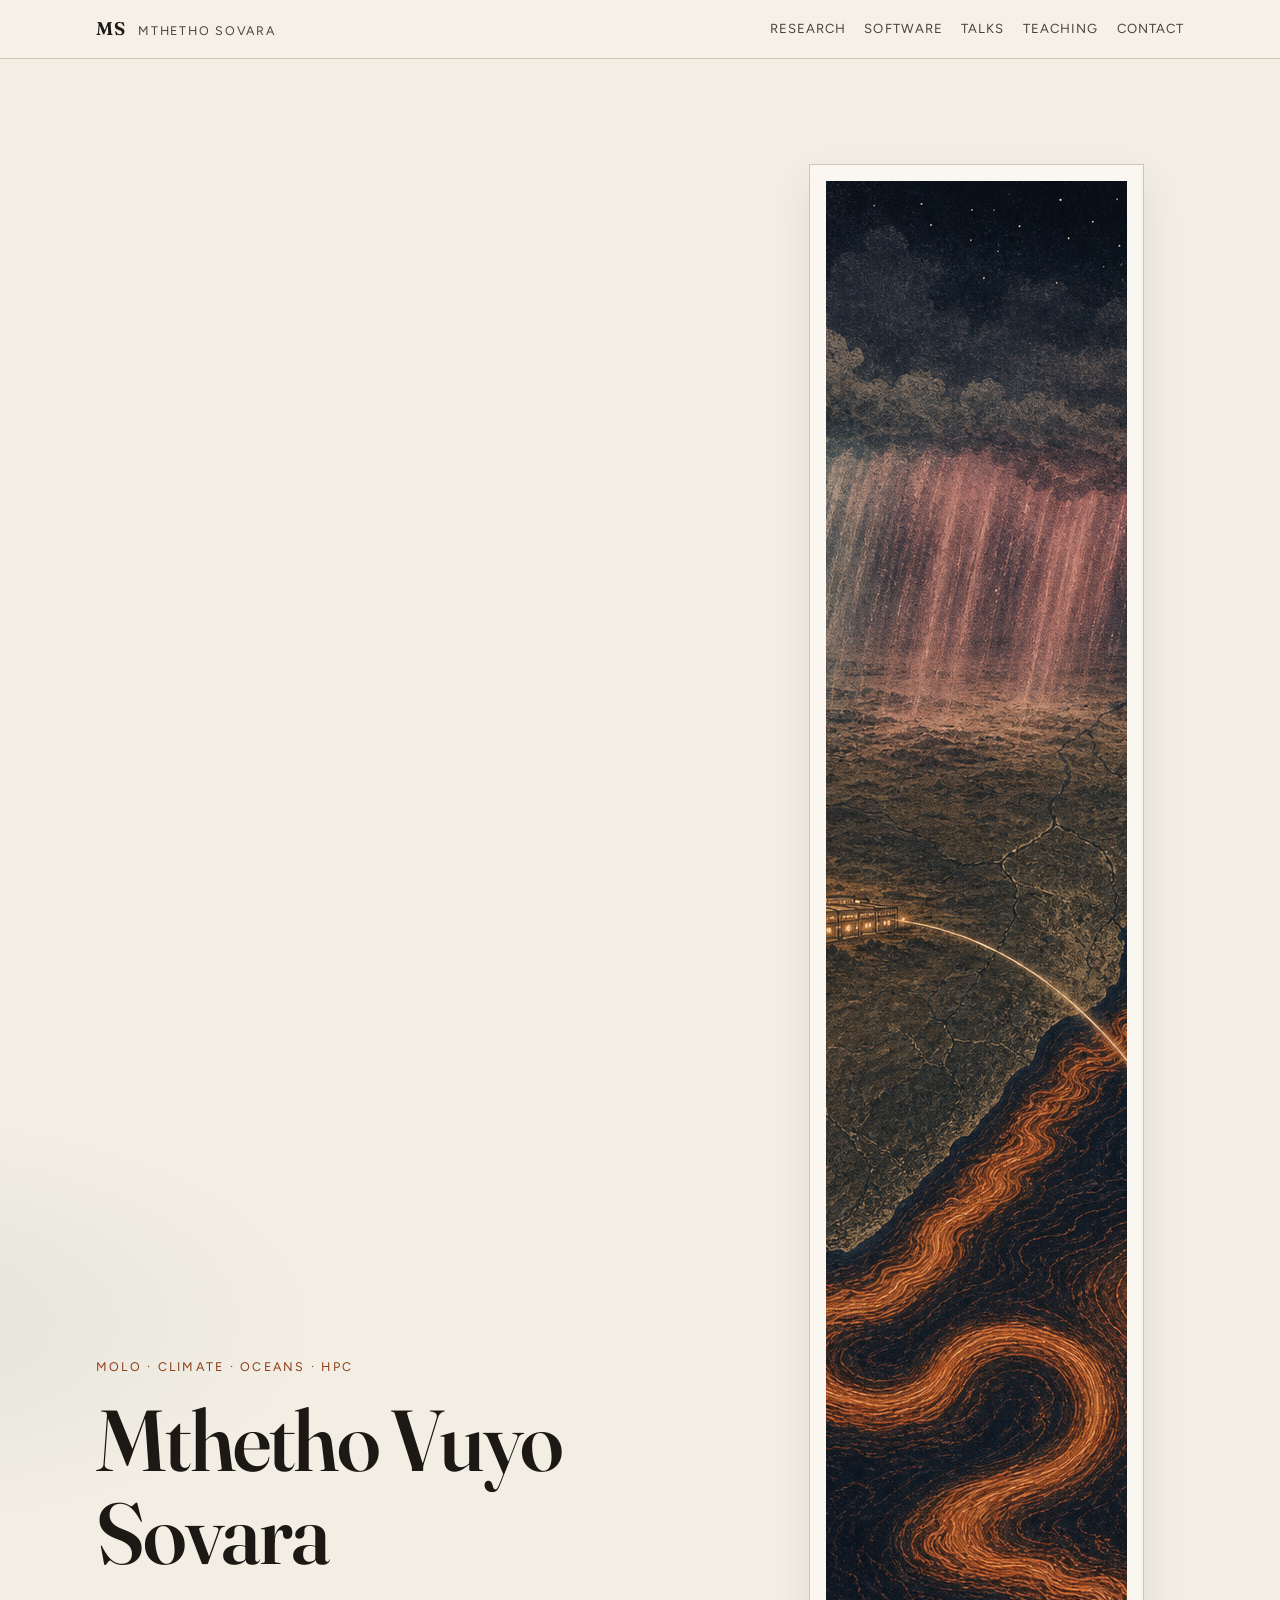
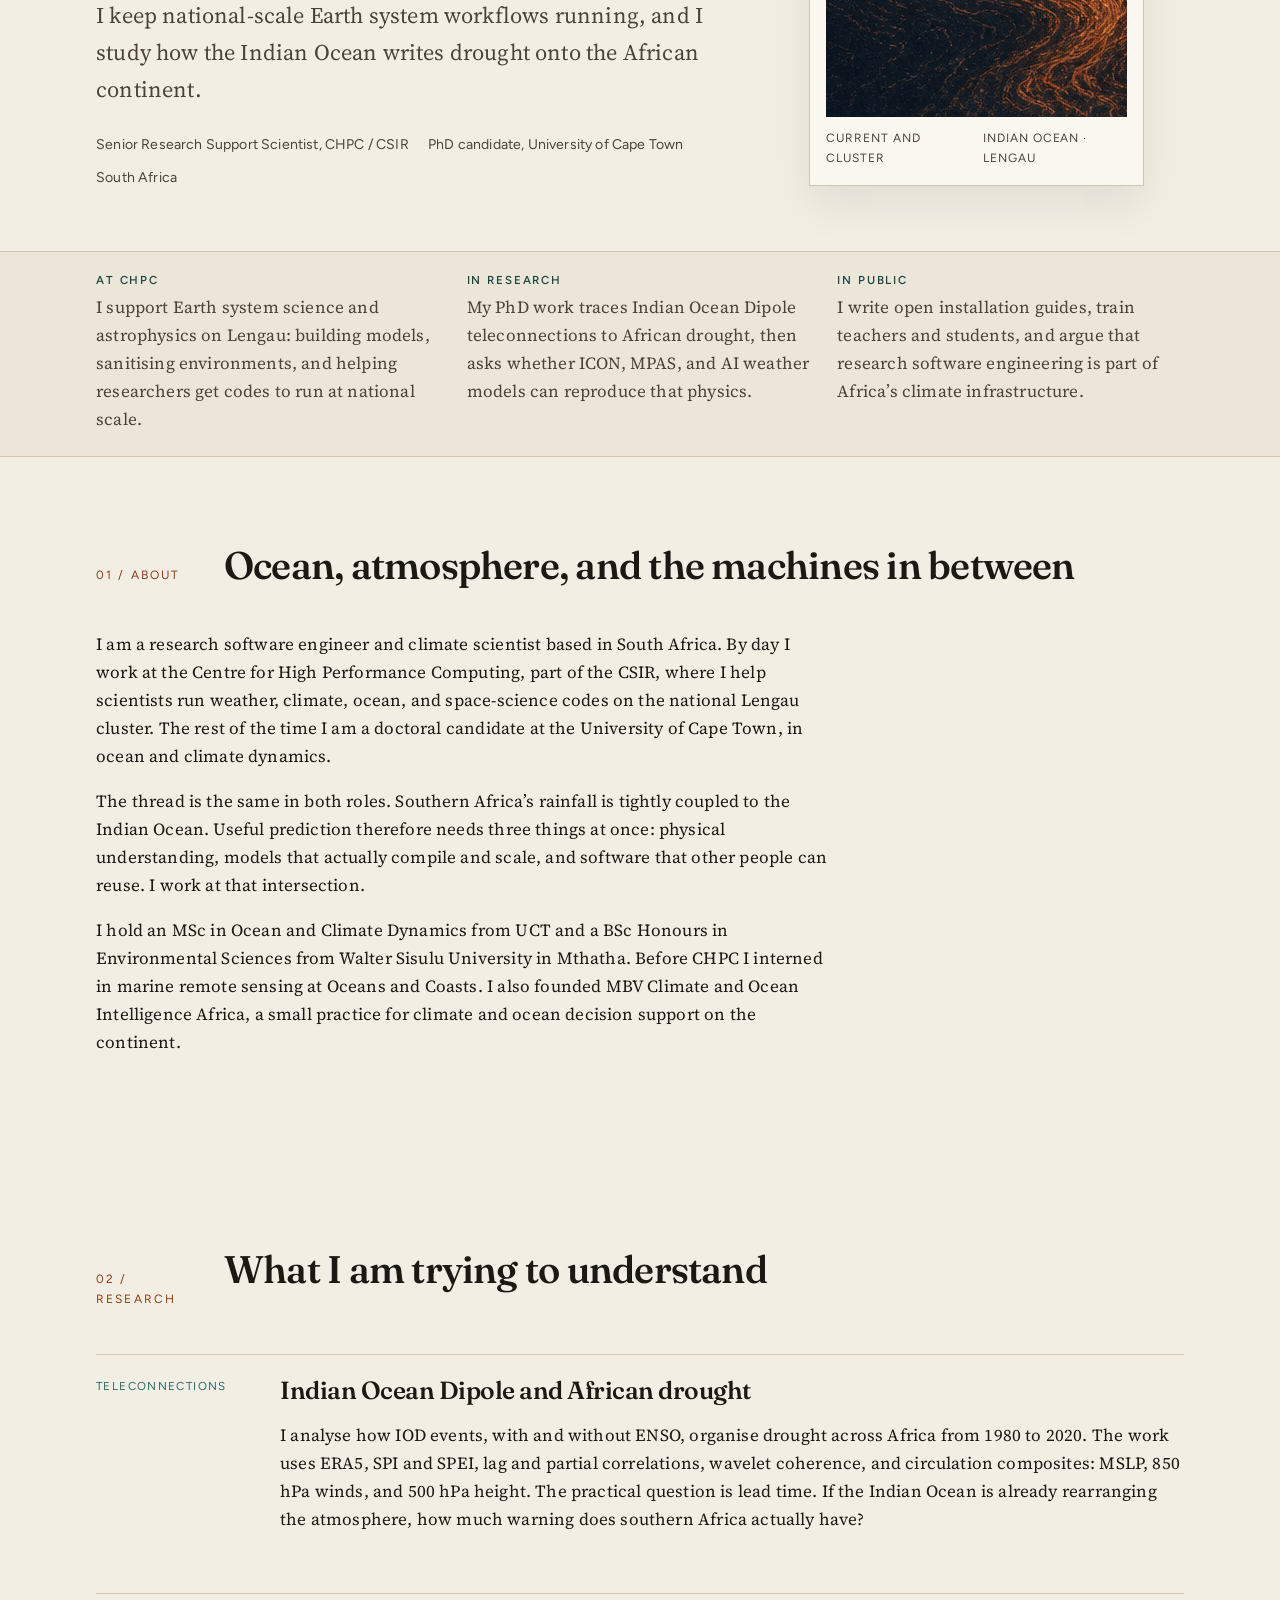
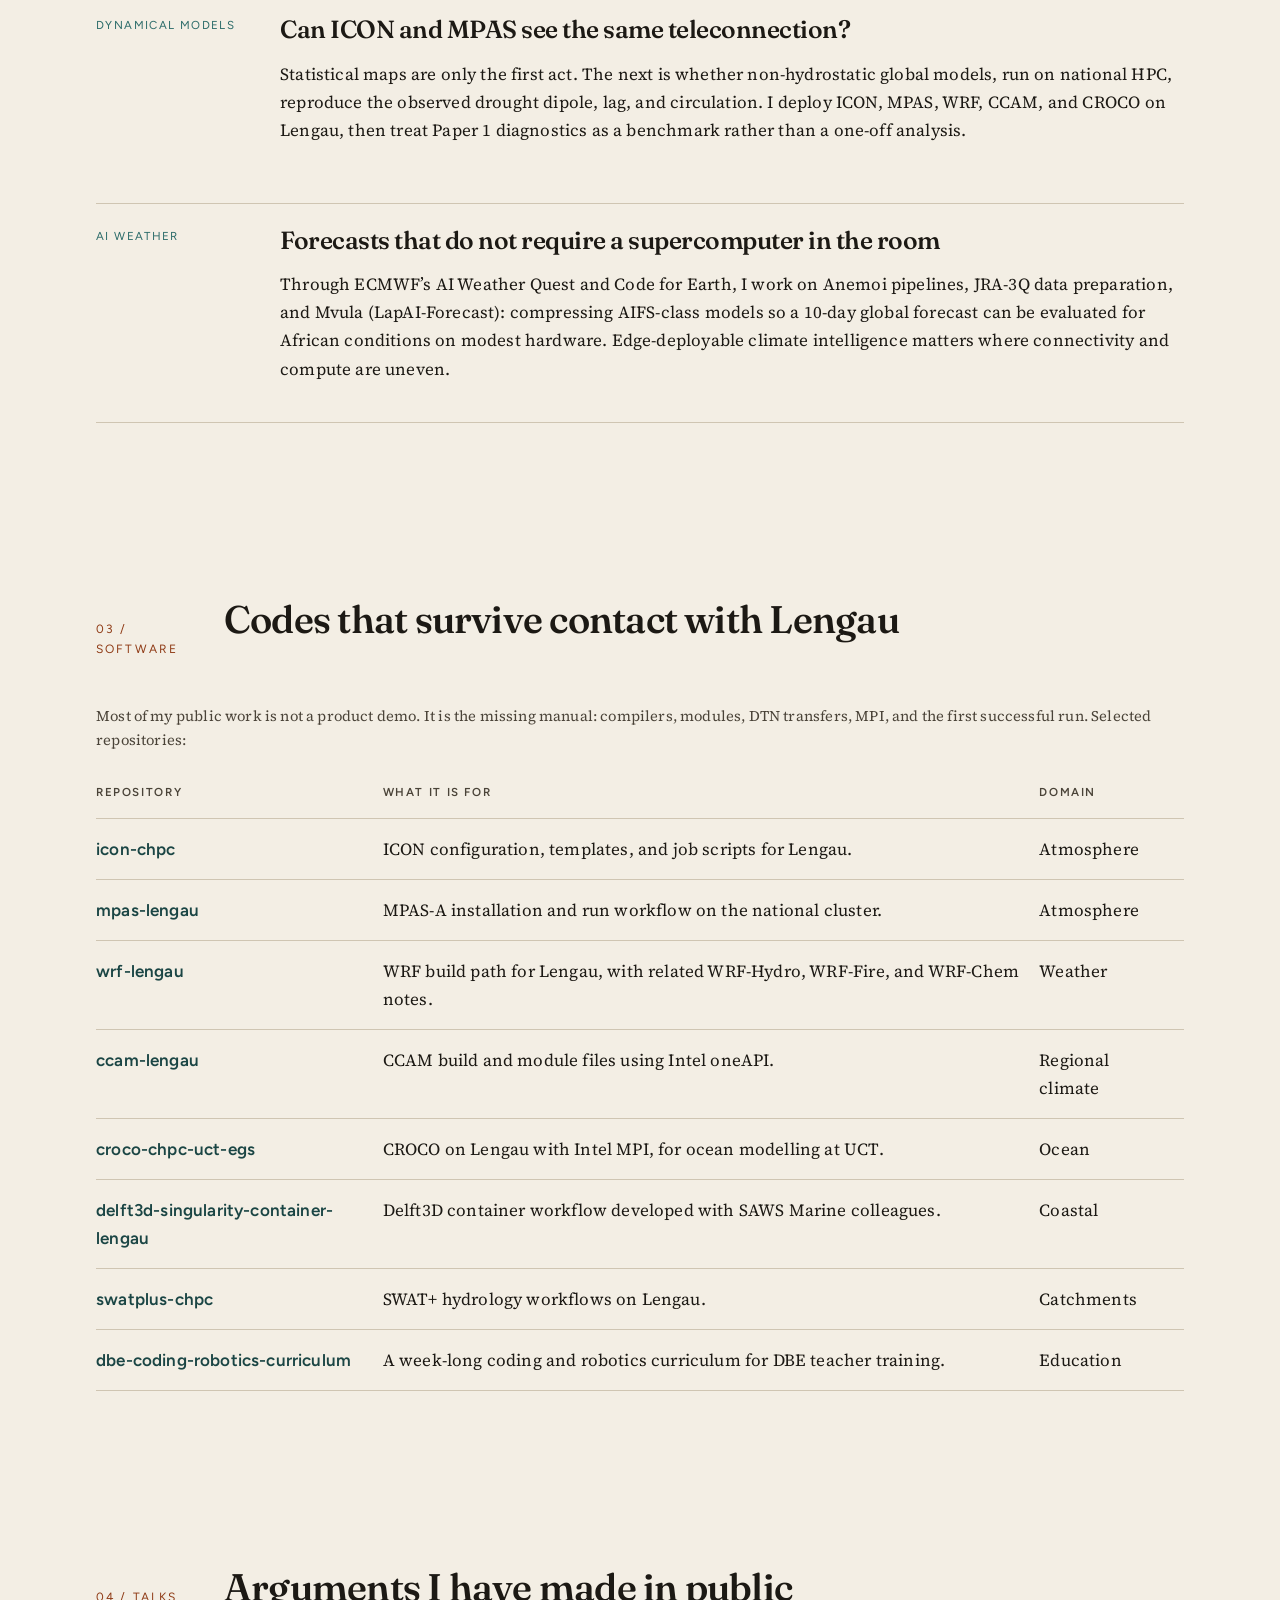
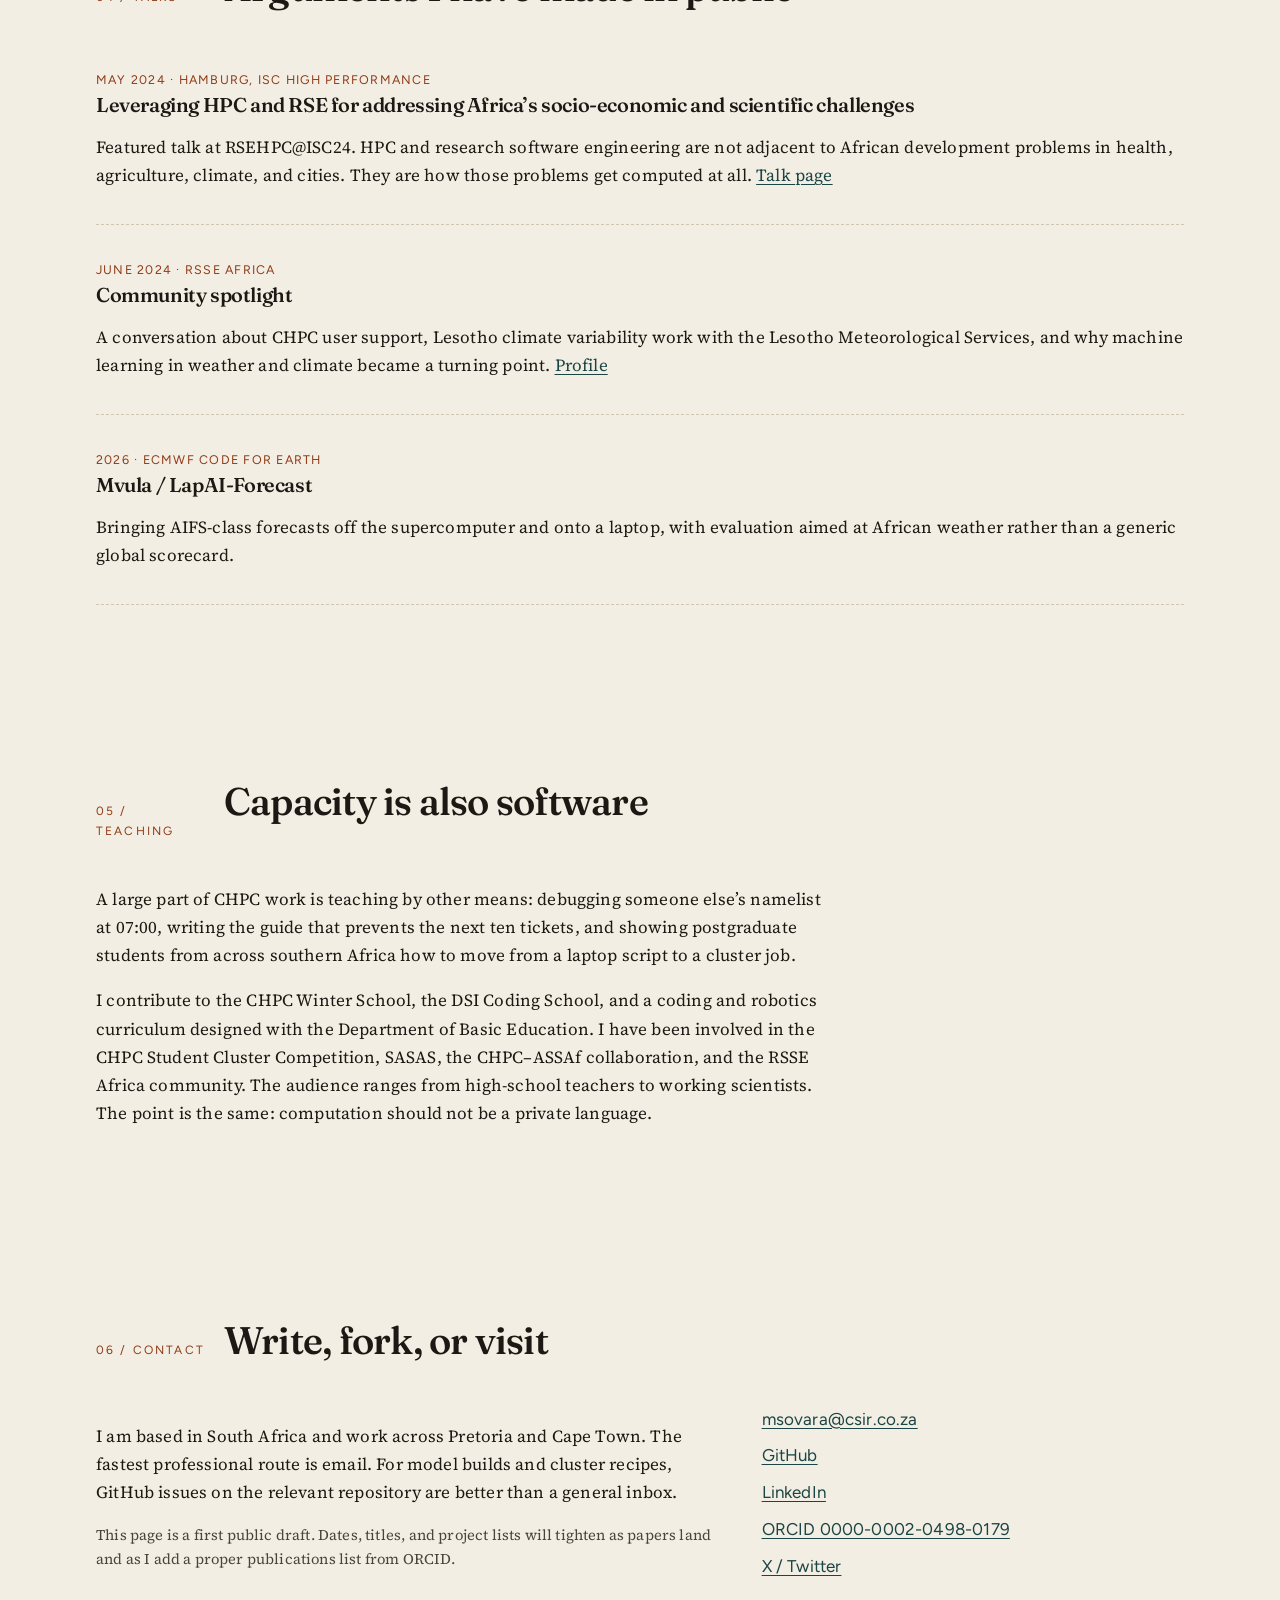
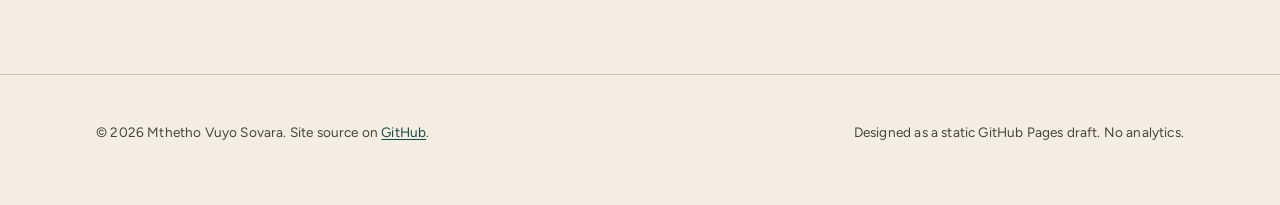
<file: index.html>
<!DOCTYPE html>
<html lang="en">
<head>
  <meta charset="utf-8">
  <meta name="viewport" content="width=device-width, initial-scale=1">
  <title>Mthetho Vuyo Sovara — climate, oceans, and national HPC</title>
  <meta name="description" content="Mthetho Vuyo Sovara is a research software engineer and climate scientist working on Indian Ocean teleconnections, Earth system models, and high-performance computing for Africa.">
  <meta name="author" content="Mthetho Vuyo Sovara">
  <link rel="canonical" href="https://msovara.github.io/">
  <meta property="og:title" content="Mthetho Vuyo Sovara">
  <meta property="og:description" content="Climate, oceans, and national-scale research computing.">
  <meta property="og:type" content="website">
  <meta property="og:url" content="https://msovara.github.io/">
  <meta property="og:image" content="https://msovara.github.io/assets/img/current-and-cluster.png">
  <link rel="icon" href="assets/img/favicon.svg" type="image/svg+xml">
  <link rel="preconnect" href="https://fonts.googleapis.com">
  <link rel="preconnect" href="https://fonts.gstatic.com" crossorigin>
  <link href="https://fonts.googleapis.com/css2?family=Figtree:wght@400;580;650&family=Fraunces:opsz,wght@9..144,500;9..144,620&family=Source+Serif+4:opsz,wght@8..60,400;8..60,600&display=swap" rel="stylesheet">
  <link rel="stylesheet" href="assets/css/styles.css">
</head>
<body>
  <a class="skip" href="#main">Skip to content</a>
  <header class="site-header">
    <div class="wrap header-inner">
      <a class="mark" href="#top">
        <span class="mark-initials">MS</span>
        <span class="mark-name">Mthetho Sovara</span>
      </a>
      <button class="menu-toggle" type="button" aria-expanded="false" aria-controls="site-nav">Menu</button>
      <nav id="site-nav" class="nav" aria-label="Primary">
        <a href="#research">Research</a>
        <a href="#software">Software</a>
        <a href="#talks">Talks</a>
        <a href="#teaching">Teaching</a>
        <a href="#contact">Contact</a>
      </nav>
    </div>
  </header>

  <main id="main">
    <section class="wrap hero" id="top">
      <div>
        <p class="kicker">Molo · climate · oceans · HPC</p>
        <h1>Mthetho Vuyo Sovara</h1>
        <p class="lede">I keep national-scale Earth system workflows running, and I study how the Indian Ocean writes drought onto the African continent.</p>
        <p class="meta-row">
          <span>Senior Research Support Scientist, CHPC / CSIR</span>
          <span>PhD candidate, University of Cape Town</span>
          <span>South Africa</span>
        </p>
      </div>
      <figure class="hero-panel">
        <img class="chart" src="assets/img/current-and-cluster.png" width="1024" height="1536" alt="Stylised night plate of southern Africa: rain over the Highveld, the Agulhas Current retroflecting, and an ocean–atmosphere teleconnection to the Indian Ocean">
        <figcaption class="caption">
          <span>Current and cluster</span>
          <span>Indian Ocean · Lengau</span>
        </figcaption>
      </figure>
    </section>

    <div class="band">
      <div class="wrap band-grid">
        <div>
          <h2>At CHPC</h2>
          <p>I support Earth system science and astrophysics on Lengau: building models, sanitising environments, and helping researchers get codes to run at national scale.</p>
        </div>
        <div>
          <h2>In research</h2>
          <p>My PhD work traces Indian Ocean Dipole teleconnections to African drought, then asks whether ICON, MPAS, and AI weather models can reproduce that physics.</p>
        </div>
        <div>
          <h2>In public</h2>
          <p>I write open installation guides, train teachers and students, and argue that research software engineering is part of Africa’s climate infrastructure.</p>
        </div>
      </div>
    </div>

    <section class="wrap" id="about">
      <div class="section-head">
        <p class="section-num">01 / About</p>
        <h2>Ocean, atmosphere, and the machines in between</h2>
      </div>
      <div class="prose">
        <p>I am a research software engineer and climate scientist based in South Africa. By day I work at the Centre for High Performance Computing, part of the CSIR, where I help scientists run weather, climate, ocean, and space-science codes on the national Lengau cluster. The rest of the time I am a doctoral candidate at the University of Cape Town, in ocean and climate dynamics.</p>
        <p>The thread is the same in both roles. Southern Africa’s rainfall is tightly coupled to the Indian Ocean. Useful prediction therefore needs three things at once: physical understanding, models that actually compile and scale, and software that other people can reuse. I work at that intersection.</p>
        <p>I hold an MSc in Ocean and Climate Dynamics from UCT and a BSc Honours in Environmental Sciences from Walter Sisulu University in Mthatha. Before CHPC I interned in marine remote sensing at Oceans and Coasts. I also founded MBV Climate and Ocean Intelligence Africa, a small practice for climate and ocean decision support on the continent.</p>
      </div>
    </section>

    <section class="wrap" id="research">
      <div class="section-head">
        <p class="section-num">02 / Research</p>
        <h2>What I am trying to understand</h2>
      </div>
      <div class="research-list">
        <article class="research-item">
          <p class="tag">Teleconnections</p>
          <div>
            <h3>Indian Ocean Dipole and African drought</h3>
            <p>I analyse how IOD events, with and without ENSO, organise drought across Africa from 1980 to 2020. The work uses ERA5, SPI and SPEI, lag and partial correlations, wavelet coherence, and circulation composites: MSLP, 850 hPa winds, and 500 hPa height. The practical question is lead time. If the Indian Ocean is already rearranging the atmosphere, how much warning does southern Africa actually have?</p>
          </div>
        </article>
        <article class="research-item">
          <p class="tag">Dynamical models</p>
          <div>
            <h3>Can ICON and MPAS see the same teleconnection?</h3>
            <p>Statistical maps are only the first act. The next is whether non-hydrostatic global models, run on national HPC, reproduce the observed drought dipole, lag, and circulation. I deploy ICON, MPAS, WRF, CCAM, and CROCO on Lengau, then treat Paper 1 diagnostics as a benchmark rather than a one-off analysis.</p>
          </div>
        </article>
        <article class="research-item">
          <p class="tag">AI weather</p>
          <div>
            <h3>Forecasts that do not require a supercomputer in the room</h3>
            <p>Through ECMWF’s AI Weather Quest and Code for Earth, I work on Anemoi pipelines, JRA-3Q data preparation, and Mvula (LapAI-Forecast): compressing AIFS-class models so a 10-day global forecast can be evaluated for African conditions on modest hardware. Edge-deployable climate intelligence matters where connectivity and compute are uneven.</p>
          </div>
        </article>
      </div>
    </section>

    <section class="wrap" id="software">
      <div class="section-head">
        <p class="section-num">03 / Software</p>
        <h2>Codes that survive contact with Lengau</h2>
      </div>
      <p class="note">Most of my public work is not a product demo. It is the missing manual: compilers, modules, DTN transfers, MPI, and the first successful run. Selected repositories:</p>
      <table class="work-table">
        <thead>
          <tr>
            <th>Repository</th>
            <th>What it is for</th>
            <th>Domain</th>
          </tr>
        </thead>
        <tbody>
          <tr>
            <td><a href="https://github.com/msovara/icon-chpc">icon-chpc</a></td>
            <td>ICON configuration, templates, and job scripts for Lengau.</td>
            <td>Atmosphere</td>
          </tr>
          <tr>
            <td><a href="https://github.com/msovara/mpas-lengau">mpas-lengau</a></td>
            <td>MPAS-A installation and run workflow on the national cluster.</td>
            <td>Atmosphere</td>
          </tr>
          <tr>
            <td><a href="https://github.com/msovara/wrf-lengau">wrf-lengau</a></td>
            <td>WRF build path for Lengau, with related WRF-Hydro, WRF-Fire, and WRF-Chem notes.</td>
            <td>Weather</td>
          </tr>
          <tr>
            <td><a href="https://github.com/msovara/ccam-lengau">ccam-lengau</a></td>
            <td>CCAM build and module files using Intel oneAPI.</td>
            <td>Regional climate</td>
          </tr>
          <tr>
            <td><a href="https://github.com/msovara/croco-chpc-uct-egs">croco-chpc-uct-egs</a></td>
            <td>CROCO on Lengau with Intel MPI, for ocean modelling at UCT.</td>
            <td>Ocean</td>
          </tr>
          <tr>
            <td><a href="https://github.com/msovara/delft3d-singularity-container-lengau">delft3d-singularity-container-lengau</a></td>
            <td>Delft3D container workflow developed with SAWS Marine colleagues.</td>
            <td>Coastal</td>
          </tr>
          <tr>
            <td><a href="https://github.com/msovara/swatplus-chpc">swatplus-chpc</a></td>
            <td>SWAT+ hydrology workflows on Lengau.</td>
            <td>Catchments</td>
          </tr>
          <tr>
            <td><a href="https://github.com/msovara/dbe-coding-robotics-curriculum">dbe-coding-robotics-curriculum</a></td>
            <td>A week-long coding and robotics curriculum for DBE teacher training.</td>
            <td>Education</td>
          </tr>
        </tbody>
      </table>
    </section>

    <section class="wrap" id="talks">
      <div class="section-head">
        <p class="section-num">04 / Talks</p>
        <h2>Arguments I have made in public</h2>
      </div>
      <div class="talks">
        <article class="talk">
          <time datetime="2024-05">May 2024 · Hamburg, ISC High Performance</time>
          <h3>Leveraging HPC and RSE for addressing Africa’s socio-economic and scientific challenges</h3>
          <p>Featured talk at RSEHPC@ISC24. HPC and research software engineering are not adjacent to African development problems in health, agriculture, climate, and cities. They are how those problems get computed at all. <a href="https://www.rse-hpc.org/talks/Mthetho_Sovara/">Talk page</a></p>
        </article>
        <article class="talk">
          <time datetime="2024-06">June 2024 · RSSE Africa</time>
          <h3>Community spotlight</h3>
          <p>A conversation about CHPC user support, Lesotho climate variability work with the Lesotho Meteorological Services, and why machine learning in weather and climate became a turning point. <a href="https://rsse.africa/post/2024/06/spotlight-june/">Profile</a></p>
        </article>
        <article class="talk">
          <time datetime="2026">2026 · ECMWF Code for Earth</time>
          <h3>Mvula / LapAI-Forecast</h3>
          <p>Bringing AIFS-class forecasts off the supercomputer and onto a laptop, with evaluation aimed at African weather rather than a generic global scorecard.</p>
        </article>
      </div>
    </section>

    <section class="wrap" id="teaching">
      <div class="section-head">
        <p class="section-num">05 / Teaching</p>
        <h2>Capacity is also software</h2>
      </div>
      <div class="prose">
        <p>A large part of CHPC work is teaching by other means: debugging someone else’s namelist at 07:00, writing the guide that prevents the next ten tickets, and showing postgraduate students from across southern Africa how to move from a laptop script to a cluster job.</p>
        <p>I contribute to the CHPC Winter School, the DSI Coding School, and a coding and robotics curriculum designed with the Department of Basic Education. I have been involved in the CHPC Student Cluster Competition, SASAS, the CHPC–ASSAf collaboration, and the RSSE Africa community. The audience ranges from high-school teachers to working scientists. The point is the same: computation should not be a private language.</p>
      </div>
    </section>

    <section class="wrap" id="contact">
      <div class="section-head">
        <p class="section-num">06 / Contact</p>
        <h2>Write, fork, or visit</h2>
      </div>
      <div class="contact-grid">
        <div class="prose">
          <p>I am based in South Africa and work across Pretoria and Cape Town. The fastest professional route is email. For model builds and cluster recipes, GitHub issues on the relevant repository are better than a general inbox.</p>
          <p class="note">This page is a first public draft. Dates, titles, and project lists will tighten as papers land and as I add a proper publications list from ORCID.</p>
        </div>
        <ul class="contact-links">
          <li><a href="mailto:msovara@csir.co.za">msovara@csir.co.za</a></li>
          <li><a href="https://github.com/msovara">GitHub</a></li>
          <li><a href="https://www.linkedin.com/in/mthetho-sovara-3a939272/">LinkedIn</a></li>
          <li><a href="https://orcid.org/0000-0002-0498-0179">ORCID 0000-0002-0498-0179</a></li>
          <li><a href="https://x.com/MSovara">X / Twitter</a></li>
        </ul>
      </div>
    </section>
  </main>

  <footer class="site-footer">
    <div class="wrap footer-inner">
      <p>© <span data-year>2026</span> Mthetho Vuyo Sovara. Site source on <a href="https://github.com/msovara/msovara.github.io">GitHub</a>.</p>
      <p>Designed as a static GitHub Pages draft. No analytics.</p>
    </div>
  </footer>
  <script src="assets/js/main.js"></script>
</body>
</html>
</file>
<file: assets/css/styles.css>
:root {
  --ink: #1c1914;
  --ink-soft: #4a4338;
  --paper: #f3eee4;
  --paper-2: #e8e0d0;
  --rule: #cfc5b2;
  --current: #c45c26;
  --current-deep: #8f3b16;
  --sea: #2a6a68;
  --sea-deep: #1a4544;
  --foam: #faf7f1;
  --shadow: 0 18px 40px rgba(28, 25, 20, 0.08);
  --serif: "Source Serif 4", "Iowan Old Style", Georgia, serif;
  --display: "Fraunces", "Source Serif 4", Georgia, serif;
  --sans: "Figtree", "IBM Plex Sans", system-ui, sans-serif;
  --measure: 68rem;
  --gutter: clamp(1.25rem, 4vw, 2.5rem);
}

*,
*::before,
*::after {
  box-sizing: border-box;
}

html {
  scroll-behavior: smooth;
}

body {
  margin: 0;
  color: var(--ink);
  background:
    radial-gradient(1200px 500px at 90% -10%, rgba(196, 92, 38, 0.08), transparent 55%),
    radial-gradient(900px 420px at -10% 20%, rgba(42, 106, 104, 0.08), transparent 50%),
    var(--paper);
  font-family: var(--serif);
  font-size: 1.0625rem;
  line-height: 1.65;
  letter-spacing: 0.01em;
}

img {
  max-width: 100%;
  display: block;
}

a {
  color: var(--sea-deep);
  text-decoration-thickness: 1px;
  text-underline-offset: 0.18em;
}

a:hover {
  color: var(--current-deep);
}

.skip {
  position: absolute;
  left: 1rem;
  top: -3rem;
  background: var(--ink);
  color: var(--foam);
  padding: 0.5rem 0.8rem;
  z-index: 20;
}

.skip:focus {
  top: 1rem;
}

.wrap {
  width: min(var(--measure), calc(100% - 2 * var(--gutter)));
  margin-inline: auto;
}

.site-header {
  position: sticky;
  top: 0;
  z-index: 10;
  backdrop-filter: blur(12px);
  background: color-mix(in srgb, var(--paper) 84%, white);
  border-bottom: 1px solid var(--rule);
}

.header-inner {
  display: flex;
  align-items: center;
  justify-content: space-between;
  gap: 1rem;
  padding: 0.85rem 0;
}

.mark {
  display: flex;
  align-items: baseline;
  gap: 0.7rem;
  color: inherit;
  text-decoration: none;
}

.mark-initials {
  font-family: var(--display);
  font-weight: 620;
  font-size: 1.15rem;
  letter-spacing: 0.08em;
}

.mark-name {
  font-family: var(--sans);
  font-size: 0.78rem;
  letter-spacing: 0.14em;
  text-transform: uppercase;
  color: var(--ink-soft);
}

.nav {
  display: flex;
  gap: 1.15rem;
  font-family: var(--sans);
  font-size: 0.82rem;
  letter-spacing: 0.08em;
  text-transform: uppercase;
}

.nav a {
  color: var(--ink-soft);
  text-decoration: none;
}

.nav a:hover,
.nav a:focus-visible {
  color: var(--ink);
}

.menu-toggle {
  display: none;
  border: 1px solid var(--rule);
  background: var(--foam);
  color: var(--ink);
  padding: 0.4rem 0.7rem;
  font-family: var(--sans);
  font-size: 0.78rem;
  letter-spacing: 0.08em;
  text-transform: uppercase;
}

.hero {
  display: grid;
  grid-template-columns: 1.35fr 0.9fr;
  gap: clamp(1.5rem, 4vw, 3.5rem);
  padding: clamp(2.5rem, 7vw, 5.5rem) 0 3rem;
  align-items: end;
}

.kicker {
  font-family: var(--sans);
  font-size: 0.78rem;
  letter-spacing: 0.18em;
  text-transform: uppercase;
  color: var(--current-deep);
  margin: 0 0 1rem;
}

h1, h2, h3 {
  font-family: var(--display);
  font-weight: 560;
  letter-spacing: -0.02em;
  line-height: 1.08;
}

h1 {
  font-size: clamp(2.6rem, 7vw, 5.4rem);
  margin: 0 0 1.1rem;
  font-optical-sizing: auto;
}

.lede {
  font-size: clamp(1.15rem, 2vw, 1.4rem);
  max-width: 38rem;
  color: var(--ink-soft);
  margin: 0 0 1.5rem;
}

.meta-row {
  display: flex;
  flex-wrap: wrap;
  gap: 0.6rem 1.2rem;
  font-family: var(--sans);
  font-size: 0.88rem;
  color: var(--ink-soft);
}

.meta-row a {
  color: inherit;
}

.hero-panel {
  position: relative;
  background: var(--foam);
  border: 1px solid var(--rule);
  box-shadow: var(--shadow);
  padding: 1rem;
}

.chart {
  width: 100%;
  aspect-ratio: 2 / 3;
  object-fit: cover;
  object-position: center;
  background: #0b1520;
}

.caption {
  display: flex;
  justify-content: space-between;
  gap: 1rem;
  margin-top: 0.8rem;
  font-family: var(--sans);
  font-size: 0.75rem;
  letter-spacing: 0.08em;
  text-transform: uppercase;
  color: var(--ink-soft);
}


.band {
  border-block: 1px solid var(--rule);
  background: color-mix(in srgb, var(--paper-2) 55%, transparent);
  padding: 1.4rem 0;
}

.band-grid {
  display: grid;
  grid-template-columns: repeat(3, 1fr);
  gap: 1.5rem;
}

.band h2 {
  font-family: var(--sans);
  font-size: 0.72rem;
  letter-spacing: 0.16em;
  text-transform: uppercase;
  margin: 0 0 0.4rem;
  color: var(--sea-deep);
}

.band p {
  margin: 0;
  color: var(--ink-soft);
}

section {
  padding: clamp(3rem, 7vw, 5.5rem) 0;
}

.section-head {
  display: grid;
  grid-template-columns: 7rem 1fr;
  gap: 1rem;
  margin-bottom: 2rem;
  align-items: baseline;
}

.section-num {
  font-family: var(--sans);
  letter-spacing: 0.18em;
  text-transform: uppercase;
  font-size: 0.75rem;
  color: var(--current-deep);
}

.section-head h2 {
  margin: 0;
  font-size: clamp(1.8rem, 3vw, 2.6rem);
}

.prose {
  max-width: 46rem;
}

.prose p + p {
  margin-top: 1rem;
}

.research-list {
  display: grid;
  gap: 1.25rem;
}

.research-item {
  display: grid;
  grid-template-columns: 10rem 1fr;
  gap: 1.5rem;
  padding: 1.4rem 0;
  border-top: 1px solid var(--rule);
}

.research-item:last-child {
  border-bottom: 1px solid var(--rule);
}

.research-item h3 {
  margin: 0 0 0.5rem;
  font-size: 1.55rem;
}

.tag {
  font-family: var(--sans);
  font-size: 0.72rem;
  letter-spacing: 0.12em;
  text-transform: uppercase;
  color: var(--sea);
  margin: 0;
}

.work-table {
  width: 100%;
  border-collapse: collapse;
}

.work-table th,
.work-table td {
  text-align: left;
  vertical-align: top;
  padding: 1rem 0.8rem 1rem 0;
  border-bottom: 1px solid var(--rule);
}

.work-table th {
  font-family: var(--sans);
  font-size: 0.72rem;
  letter-spacing: 0.14em;
  text-transform: uppercase;
  font-weight: 600;
  color: var(--ink-soft);
}

.work-table a {
  font-family: var(--sans);
  font-weight: 600;
  text-decoration: none;
}

.talks {
  display: grid;
  gap: 1.1rem;
}

.talk {
  padding: 1.1rem 0;
  border-bottom: 1px dashed var(--rule);
}

.talk time {
  display: block;
  font-family: var(--sans);
  font-size: 0.78rem;
  letter-spacing: 0.1em;
  text-transform: uppercase;
  color: var(--current-deep);
  margin-bottom: 0.25rem;
}

.talk h3 {
  margin: 0 0 0.35rem;
  font-size: 1.25rem;
}

.contact-grid {
  display: grid;
  grid-template-columns: 1.2fr 0.8fr;
  gap: 2rem;
  align-items: start;
}

.contact-links {
  list-style: none;
  margin: 0;
  padding: 0;
  display: grid;
  gap: 0.55rem;
  font-family: var(--sans);
}

.site-footer {
  border-top: 1px solid var(--rule);
  padding: 2rem 0 3rem;
  font-family: var(--sans);
  font-size: 0.85rem;
  color: var(--ink-soft);
}

.footer-inner {
  display: flex;
  justify-content: space-between;
  gap: 1rem;
  flex-wrap: wrap;
}

.note {
  font-size: 0.92rem;
  color: var(--ink-soft);
}

@media (max-width: 840px) {
  .menu-toggle {
    display: inline-flex;
  }

  .nav {
    display: none;
    position: absolute;
    inset: 100% var(--gutter) auto;
    background: var(--foam);
    border: 1px solid var(--rule);
    flex-direction: column;
    padding: 1rem;
  }

  .nav.open {
    display: flex;
  }

  .hero,
  .band-grid,
  .research-item,
  .section-head,
  .contact-grid {
    grid-template-columns: 1fr;
  }

  .work-table thead {
    display: none;
  }

  .work-table tr {
    display: grid;
    gap: 0.2rem;
    padding: 1rem 0;
  }

  .work-table td {
    border: 0;
    padding: 0.15rem 0;
  }
}

@media (prefers-reduced-motion: reduce) {
  html {
    scroll-behavior: auto;
  }

  .chart {
    object-fit: contain;
  }
}

@media print {
  .site-header,
  .menu-toggle {
    display: none;
  }

  body {
    background: white;
  }

  a {
    text-decoration: none;
    color: inherit;
  }

  section {
    padding: 1.2rem 0;
    break-inside: avoid;
  }
}
</file>
